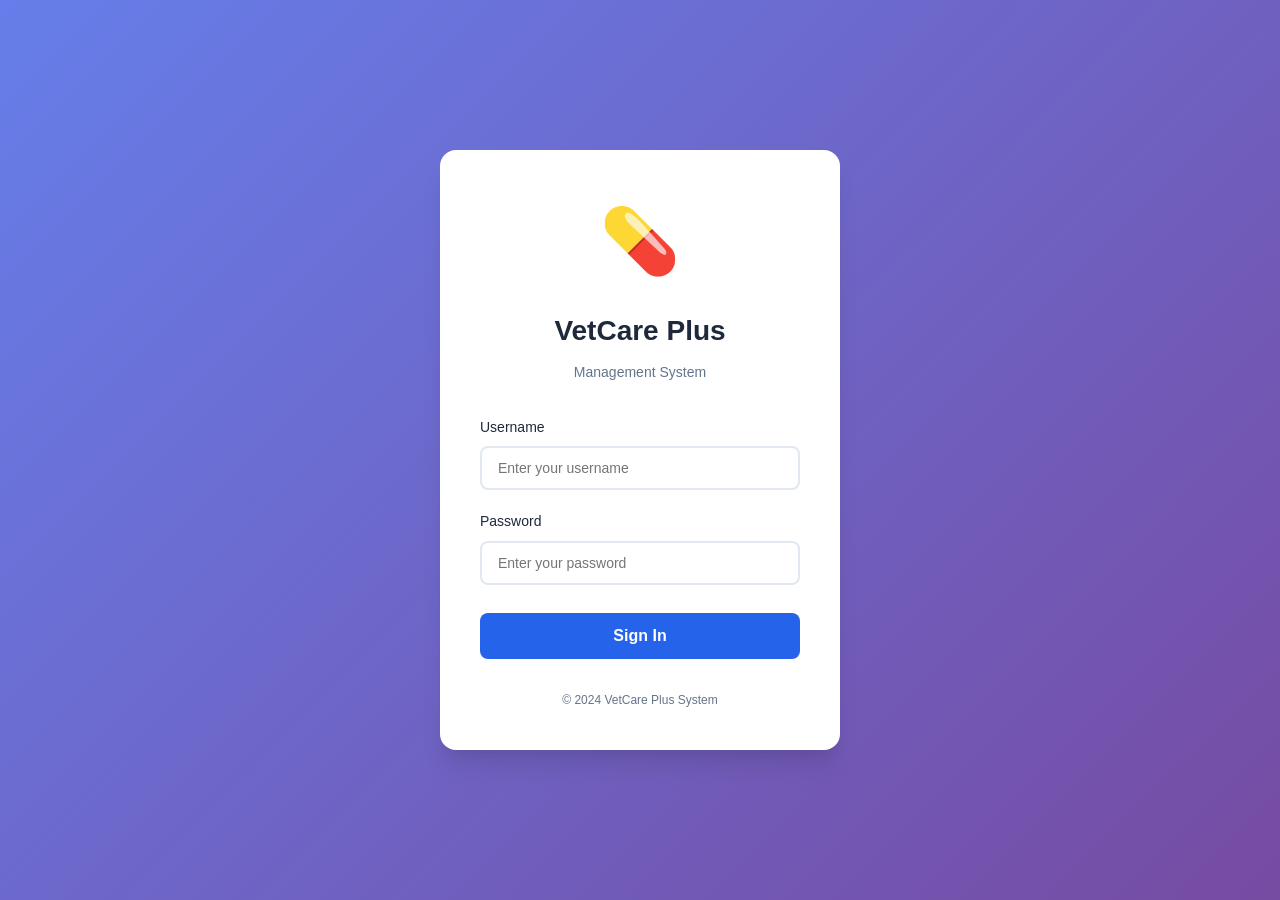
<file: html/Dashboard.html>
<!DOCTYPE html>
<html lang="en">
<head>
    <meta charset="UTF-8">
    <meta name="viewport" content="width=device-width, initial-scale=1.0">
    <title>Dashboard - VetCare Plus</title>
    
    <!-- Common CSS -->
    <link rel="stylesheet" href="common.css">
    
    <style>
        /* Dashboard-specific styles */
        .welcome-text {
            color: var(--text-secondary);
            font-size: 1rem;
        }

        .stats-grid {
            display: grid;
            grid-template-columns: repeat(auto-fit, minmax(200px, 1fr));
            gap: 1rem;
            margin-bottom: 1.5rem;
        }

        .stat-card {
            background: white;
            padding: 1rem 1.25rem;
            border-radius: 0.5rem;
            box-shadow: 0 2px 8px var(--shadow);
            border: 1px solid var(--border-color);
            display: flex;
            align-items: center;
            gap: 1rem;
            transition: all 0.3s ease;
        }

        .stat-card:hover {
            transform: translateY(-2px);
            box-shadow: 0 4px 16px var(--shadow-lg);
        }

        .stat-card.success .stat-value {
            color: var(--success-color);
        }

        .stat-card.warning .stat-value {
            color: var(--warning-color);
        }

        .stat-card.danger .stat-value {
            color: var(--danger-color);
        }

        .stat-icon {
            font-size: 2rem;
        }

        .stat-content {
            flex: 1;
        }

        .stat-value {
            font-size: 1.5rem;
            font-weight: 700;
            color: var(--text-primary);
            line-height: 1.2;
        }

        .stat-label {
            color: var(--text-secondary);
            font-size: 0.8rem;
            margin-top: 0.25rem;
        }

        .action-card {
            background: white;
            padding: 1.5rem;
            border-radius: 0.5rem;
            box-shadow: 0 2px 8px var(--shadow);
            border: 1px solid var(--border-color);
            text-decoration: none;
            display: flex;
            flex-direction: column;
            align-items: center;
            text-align: center;
            transition: all 0.3s ease;
            cursor: pointer;
        }

        .action-card:hover {
            transform: translateY(-4px);
            box-shadow: 0 8px 20px var(--shadow-lg);
        }

        .action-icon {
            font-size: 3rem;
            margin-bottom: 0.5rem;
        }

        .action-title {
            font-size: 1.125rem;
            font-weight: 600;
            color: var(--text-primary);
            margin-bottom: 0.25rem;
        }

        .action-description {
            font-size: 0.875rem;
            color: var(--text-secondary);
        }
    </style>
</head>
<body>
    <!-- Navigation Bar -->
    <nav class="navbar">
        <div class="container">
            <div class="navbar-brand">
                <a onclick="navigateTo('Dashboard.html')" class="brand-link">
                    <span class="brand-icon">💊</span>
                    <span class="brand-text">VetCare Plus</span>
                </a>
            </div>
            <button class="navbar-toggle" onclick="toggleMobileMenu()" aria-label="Toggle navigation">
                <div class="hamburger">
                    <span></span>
                    <span></span>
                    <span></span>
                </div>
            </button>
            <div class="navbar-menu">
                <a onclick="navigateTo('Dashboard.html')" class="nav-link active">Dashboard</a>
                <a onclick="navigateTo('Medicines.html')" class="nav-link">Medicines</a>
                <a onclick="navigateTo('Sales.html')" class="nav-link">Sales</a>
                <a onclick="navigateTo('Vaccinations.html')" class="nav-link">Vaccinations</a>
                <button onclick="handleLogout()" class="nav-link">Logout</button>
            </div>
        </div>
    </nav>

    <!-- Main Content -->
    <main class="main-content">
        <div class="container">
            <!-- Page Header -->
            <div class="page-header">
                <h1>Dashboard</h1>
                <div class="header-actions">
                    <span class="welcome-text">Welcome back! 👋</span>
                </div>
            </div>

            <!-- Statistics Cards -->
            <div class="stats-grid">
                <div class="stat-card">
                    <div class="stat-icon">📦</div>
                    <div class="stat-content">
                        <div class="stat-value" id="totalMedicines">0</div>
                        <div class="stat-label">Total Medicines</div>
                    </div>
                </div>
                
                <div class="stat-card warning">
                    <div class="stat-icon">⚠️</div>
                    <div class="stat-content">
                        <div class="stat-value" id="lowStockCount">0</div>
                        <div class="stat-label">Low Stock</div>
                    </div>
                </div>
                
                <div class="stat-card danger">
                    <div class="stat-icon">⏰</div>
                    <div class="stat-content">
                        <div class="stat-value" id="expiredCount">0</div>
                        <div class="stat-label">Expired</div>
                    </div>
                </div>
                
                <div class="stat-card warning">
                    <div class="stat-icon">📅</div>
                    <div class="stat-content">
                        <div class="stat-value" id="expiringSoonCount">0</div>
                        <div class="stat-label">Expiring Soon</div>
                    </div>
                </div>
            </div>

            <!-- Sales & Vaccinations Stats -->
            <div class="stats-grid" style="margin-top: 1.5rem;">
                <div class="stat-card success">
                    <div class="stat-icon">💰</div>
                    <div class="stat-content">
                        <div class="stat-value" id="totalRevenue">₹0.00</div>
                        <div class="stat-label">Total Revenue</div>
                    </div>
                </div>
                
                <div class="stat-card">
                    <div class="stat-icon">🧾</div>
                    <div class="stat-content">
                        <div class="stat-value" id="totalSales">0</div>
                        <div class="stat-label">Total Sales</div>
                    </div>
                </div>
                
                <div class="stat-card">
                    <div class="stat-icon">💉</div>
                    <div class="stat-content">
                        <div class="stat-value" id="totalVaccinations">0</div>
                        <div class="stat-label">Vaccinations</div>
                    </div>
                </div>
            </div>

            <!-- Quick Actions -->
            <div class="quick-actions" style="margin-top: 2rem;">
                <h2 style="margin-bottom: 1rem; color: var(--text-primary);">Quick Actions</h2>
                <div class="stats-grid">
                    <div onclick="navigateTo('Medicines.html')" class="action-card">
                        <div class="action-icon">📋</div>
                        <div class="action-title">View Medicines</div>
                        <div class="action-description">Manage inventory</div>
                    </div>
                    
                    <div onclick="navigateTo('Sales.html')" class="action-card">
                        <div class="action-icon">🛒</div>
                        <div class="action-title">Create Sale</div>
                        <div class="action-description">New billing</div>
                    </div>
                    
                    <div onclick="navigateTo('Vaccinations.html')" class="action-card">
                        <div class="action-icon">💉</div>
                        <div class="action-title">Vaccinations</div>
                        <div class="action-description">Track pet vaccines</div>
                    </div>
                </div>
            </div>
        </div>
    </main>

    <!-- Footer -->
    <footer class="footer">
        <div class="container">
            <p>&copy; 2024 VetCare Plus System. All rights reserved.</p>
        </div>
    </footer>

    <!-- Common Scripts -->
    <script src="config.js"></script>
    <script src="common.js"></script>
    
    <script>
        // Check authentication
        checkAuthentication();

        // Load dashboard data on page load
        async function loadDashboardData() {
            try {
                const response = await callAPI('getDashboardData');
                
                if (response.success) {
                    const data = response.data;
                    document.getElementById('totalMedicines').textContent = data.totalMedicines;
                    document.getElementById('lowStockCount').textContent = data.lowStockCount;
                    document.getElementById('expiredCount').textContent = data.expiredCount;
                    document.getElementById('expiringSoonCount').textContent = data.expiringSoonCount;
                    document.getElementById('totalRevenue').textContent = formatCurrency(data.totalRevenue);
                    document.getElementById('totalSales').textContent = data.totalSales;
                    document.getElementById('totalVaccinations').textContent = data.totalVaccinations;
                } else {
                    console.error('Error loading dashboard data:', response.message);
                }
            } catch (error) {
                console.error('Error loading dashboard data:', error);
            }
        }

        // Load data when page loads
        window.addEventListener('DOMContentLoaded', loadDashboardData);
    </script>
</body>
</html>
</file>
<file: html/common.css>
/* VetCare Plus - Common Styles */

* {
    margin: 0;
    padding: 0;
    box-sizing: border-box;
}

:root {
    --primary-color: #2563eb;
    --primary-hover: #1d4ed8;
    --secondary-color: #64748b;
    --success-color: #10b981;
    --warning-color: #f59e0b;
    --danger-color: #ef4444;
    --light-bg: #f8fafc;
    --border-color: #e2e8f0;
    --text-primary: #1e293b;
    --text-secondary: #64748b;
    --shadow: 0 1px 3px 0 rgba(0, 0, 0, 0.1);
    --shadow-lg: 0 10px 15px -3px rgba(0, 0, 0, 0.1);
}

body {
    font-family: -apple-system, BlinkMacSystemFont, 'Segoe UI', Roboto, 'Helvetica Neue', Arial, sans-serif;
    line-height: 1.6;
    color: var(--text-primary);
    background-color: var(--light-bg);
    min-height: 100vh;
    display: flex;
    flex-direction: column;
}

.container {
    max-width: 1200px;
    margin: 0 auto;
    padding: 0 1rem;
    width: 100%;
}

/* Navbar */
.navbar {
    background: white;
    box-shadow: 0 2px 8px var(--shadow);
    position: sticky;
    top: 0;
    z-index: 100;
}

.navbar .container {
    display: flex;
    justify-content: space-between;
    align-items: center;
    padding: 1rem;
}

.navbar-brand .brand-link {
    display: flex;
    align-items: center;
    gap: 0.5rem;
    text-decoration: none;
    color: var(--text-primary);
    font-size: 1.25rem;
    font-weight: 600;
    cursor: pointer;
}

.brand-icon {
    font-size: 1.5rem;
}

/* Hamburger Menu Button */
.navbar-toggle {
    display: none;
    background: none;
    border: none;
    cursor: pointer;
    padding: 0.5rem;
    z-index: 101;
}

.hamburger {
    display: flex;
    flex-direction: column;
    gap: 4px;
    width: 24px;
}

.hamburger span {
    display: block;
    height: 3px;
    background-color: var(--text-primary);
    border-radius: 2px;
    transition: all 0.3s ease;
}

/* Hamburger animation when active */
.navbar-toggle.active .hamburger span:nth-child(1) {
    transform: rotate(45deg) translate(6px, 6px);
}

.navbar-toggle.active .hamburger span:nth-child(2) {
    opacity: 0;
}

.navbar-toggle.active .hamburger span:nth-child(3) {
    transform: rotate(-45deg) translate(6px, -6px);
}

.navbar-menu {
    display: flex;
    gap: 1rem;
    align-items: center;
}

.nav-link {
    text-decoration: none;
    color: var(--text-secondary);
    padding: 0.5rem 1rem;
    border-radius: 0.375rem;
    transition: all 0.2s;
    font-size: 1rem;
    background: transparent;
    border: none;
    cursor: pointer;
    font-family: inherit;
}

.nav-link:hover {
    background-color: rgba(37, 99, 235, 0.1);
}

.nav-link.active {
    background-color: var(--primary-color);
    color: white;
    font-weight: 600;
}

/* Main Content */
.main-content {
    flex: 1;
    padding: 1.5rem 0;
}

.page-header {
    display: flex;
    justify-content: space-between;
    align-items: center;
    margin-bottom: 1.5rem;
}

.page-header h1 {
    font-size: 1.75rem;
    font-weight: 700;
    color: var(--text-primary);
}

/* Alerts */
.alert {
    padding: 0.875rem;
    border-radius: 0.5rem;
    margin-bottom: 1rem;
    font-size: 0.875rem;
}

.alert-success {
    background-color: #d1fae5;
    color: #065f46;
    border: 1px solid #10b981;
}

.alert-error {
    background-color: #fee2e2;
    color: #991b1b;
    border: 1px solid #ef4444;
}

/* Buttons */
.btn {
    padding: 0.625rem 1.25rem;
    border-radius: 0.375rem;
    font-size: 0.875rem;
    font-weight: 500;
    cursor: pointer;
    transition: all 0.2s;
    border: none;
    font-family: inherit;
}

.btn-primary {
    background-color: var(--primary-color);
    color: white;
}

.btn-primary:hover {
    background-color: var(--primary-hover);
}

.btn-secondary {
    background-color: var(--secondary-color);
    color: white;
}

.btn-outline {
    background-color: transparent;
    border: 1px solid var(--border-color);
    color: var(--text-primary);
}

.btn-icon {
    background: none;
    border: none;
    font-size: 1.25rem;
    cursor: pointer;
    padding: 0.25rem;
    transition: transform 0.2s;
}

.btn-icon:hover {
    transform: scale(1.2);
}

/* Tables */
.table-container {
    background: white;
    border-radius: 0.5rem;
    box-shadow: 0 2px 8px var(--shadow);
    overflow-x: auto;
}

.medicine-table {
    width: 100%;
    border-collapse: collapse;
}

.medicine-table th,
.medicine-table td {
    padding: 0.875rem;
    text-align: left;
    border-bottom: 1px solid var(--border-color);
}

.medicine-table th {
    background-color: var(--light-bg);
    font-weight: 600;
    color: var(--text-primary);
    font-size: 0.875rem;
}

.medicine-table td {
    font-size: 0.875rem;
}

.medicine-table tbody tr:hover {
    background-color: var(--light-bg);
}

.no-data {
    text-align: center;
    color: var(--text-secondary);
    padding: 2rem !important;
}

.action-buttons {
    display: flex;
    gap: 0.5rem;
}

/* Badges */
.quantity-badge {
    padding: 0.25rem 0.625rem;
    border-radius: 0.25rem;
    font-size: 0.75rem;
    font-weight: 600;
}

.badge-success {
    background-color: #d1fae5;
    color: #065f46;
}

.badge-danger {
    background-color: #fee2e2;
    color: #991b1b;
}

.badge-secondary {
    padding: 0.25rem 0.625rem;
    border-radius: 0.25rem;
    font-size: 0.75rem;
    font-weight: 600;
    background-color: #e2e8f0;
    color: #475569;
}

/* Modal */
.modal {
    display: none;
    position: fixed;
    top: 0;
    left: 0;
    width: 100%;
    height: 100%;
    background-color: rgba(0, 0, 0, 0.5);
    z-index: 1000;
    align-items: center;
    justify-content: center;
}

.modal-content {
    background: white;
    border-radius: 0.5rem;
    width: 90%;
    max-width: 600px;
    max-height: 90vh;
    overflow-y: auto;
}

.modal-header {
    display: flex;
    justify-content: space-between;
    align-items: center;
    padding: 1.5rem;
    border-bottom: 1px solid var(--border-color);
}

.modal-header h2 {
    font-size: 1.25rem;
    font-weight: 600;
}

.modal-close {
    background: none;
    border: none;
    font-size: 1.5rem;
    cursor: pointer;
    color: var(--text-secondary);
}

.modal-body {
    padding: 1.5rem;
}

.modal-footer {
    display: flex;
    justify-content: flex-end;
    gap: 0.5rem;
    padding-top: 1rem;
}

/* Forms */
.form-grid {
    display: grid;
    grid-template-columns: repeat(2, 1fr);
    gap: 1rem;
    margin-bottom: 1rem;
}

.form-group {
    display: flex;
    flex-direction: column;
}

.form-group label {
    font-weight: 500;
    margin-bottom: 0.5rem;
    color: var(--text-primary);
    font-size: 0.875rem;
}

.form-control {
    padding: 0.625rem;
    border: 1px solid var(--border-color);
    border-radius: 0.375rem;
    font-size: 0.875rem;
}

.required {
    color: var(--danger-color);
}

.form-section {
    margin-bottom: 1.5rem;
}

.section-title {
    font-size: 1rem;
    font-weight: 600;
    margin-bottom: 1rem;
    color: var(--text-primary);
    border-bottom: 2px solid var(--border-color);
    padding-bottom: 0.5rem;
}

/* Search Section */
.search-section {
    margin-bottom: 1.5rem;
}

.search-form {
    display: flex;
    gap: 0.5rem;
}

.search-input {
    flex: 1;
    padding: 0.625rem 1rem;
    border: 1px solid var(--border-color);
    border-radius: 0.375rem;
    font-size: 0.875rem;
}

/* Footer */
.footer {
    background: white;
    border-top: 1px solid var(--border-color);
    padding: 1.5rem 0;
    margin-top: auto;
}

.footer p {
    text-align: center;
    color: var(--text-secondary);
    font-size: 0.875rem;
}

/* Custom Alert Modal */
.alert-modal {
    display: none;
    position: fixed;
    top: 0;
    left: 0;
    width: 100%;
    height: 100%;
    background-color: rgba(0, 0, 0, 0.5);
    z-index: 2000;
    align-items: center;
    justify-content: center;
}

.alert-modal-content {
    background: white;
    border-radius: 0.75rem;
    width: 90%;
    max-width: 400px;
    box-shadow: 0 20px 25px -5px rgba(0, 0, 0, 0.2);
    animation: slideIn 0.3s ease-out;
}

@keyframes slideIn {
    from {
        transform: translateY(-50px);
        opacity: 0;
    }
    to {
        transform: translateY(0);
        opacity: 1;
    }
}

.alert-modal-header {
    padding: 1.5rem;
    border-bottom: 1px solid var(--border-color);
    display: flex;
    align-items: center;
    gap: 1rem;
}

.alert-modal-icon {
    font-size: 2rem;
    flex-shrink: 0;
}

.alert-modal-title {
    font-size: 1.125rem;
    font-weight: 600;
    color: var(--text-primary);
}

.alert-modal-body {
    padding: 1.5rem;
    color: var(--text-secondary);
    line-height: 1.6;
}

.alert-modal-footer {
    padding: 1rem 1.5rem;
    border-top: 1px solid var(--border-color);
    display: flex;
    justify-content: flex-end;
    gap: 0.5rem;
}

/* Confirm Modal */
.confirm-modal {
    display: none;
    position: fixed;
    top: 0;
    left: 0;
    width: 100%;
    height: 100%;
    background-color: rgba(0, 0, 0, 0.5);
    z-index: 2000;
    align-items: center;
    justify-content: center;
}

.confirm-modal-content {
    background: white;
    border-radius: 0.75rem;
    width: 90%;
    max-width: 400px;
    box-shadow: 0 20px 25px -5px rgba(0, 0, 0, 0.2);
    animation: slideIn 0.3s ease-out;
}

/* Floating Action Button (FAB) */
.fab {
    position: fixed;
    bottom: 2rem;
    right: 2rem;
    width: 56px;
    height: 56px;
    border-radius: 50%;
    background-color: var(--primary-color);
    color: white;
    border: none;
    box-shadow: 0 4px 12px rgba(37, 99, 235, 0.4);
    cursor: pointer;
    display: flex;
    align-items: center;
    justify-content: center;
    transition: all 0.3s ease;
    z-index: 999;
}

.fab:hover {
    background-color: var(--primary-hover);
    transform: scale(1.1);
    box-shadow: 0 6px 16px rgba(37, 99, 235, 0.5);
}

.fab:active {
    transform: scale(0.95);
}

/* Filter Buttons */
.filter-buttons {
    display: flex;
    gap: 0.5rem;
    flex-wrap: wrap;
    margin-bottom: 1rem;
}

.filter-btn {
    padding: 0.5rem 1rem;
    border: 1px solid var(--border-color);
    background: white;
    border-radius: 0.375rem;
    cursor: pointer;
    transition: all 0.2s;
    font-size: 0.875rem;
    min-height: 44px;
}

.filter-btn:hover {
    background-color: var(--light-bg);
    border-color: var(--primary-color);
}

.filter-btn.active {
    background-color: var(--primary-color);
    color: white;
    border-color: var(--primary-color);
    font-weight: 600;
}

/* Mobile Responsive Styles */
@media (max-width: 768px) {
    .container {
        padding: 0 0.75rem;
    }
    
    .navbar .container {
        flex-direction: row;
        padding: 0.75rem;
    }
    
    /* Show hamburger menu on mobile */
    .navbar-toggle {
        display: block;
    }
    
    /* Hide menu by default on mobile */
    .navbar-menu {
        position: fixed;
        top: 60px;
        left: 0;
        right: 0;
        background: white;
        flex-direction: column;
        width: 100%;
        max-height: 0;
        overflow: hidden;
        transition: max-height 0.3s ease, box-shadow 0.3s ease;
        box-shadow: none;
        gap: 0;
    }
    
    /* Show menu when active */
    .navbar-menu.active {
        max-height: 500px;
        box-shadow: 0 4px 6px rgba(0, 0, 0, 0.1);
        border-top: 1px solid var(--border-color);
    }
    
    .nav-link {
        padding: 1rem 1.5rem;
        font-size: 0.875rem;
        min-height: 44px;
        display: flex;
        align-items: center;
        width: 100%;
        border-radius: 0;
        border-bottom: 1px solid var(--border-color);
    }
    
    .nav-link:last-child {
        border-bottom: none;
    }
    
    .page-header {
        flex-direction: column;
        align-items: flex-start;
        gap: 1rem;
    }
    
    .page-header h1 {
        font-size: 1.5rem;
    }
    
    .table-container {
        overflow-x: auto;
        -webkit-overflow-scrolling: touch;
    }
    
    .medicine-table {
        min-width: 600px;
    }
    
    .medicine-table th,
    .medicine-table td {
        padding: 0.625rem 0.5rem;
        font-size: 0.8125rem;
    }
    
    .form-grid {
        grid-template-columns: 1fr;
    }
    
    .form-control {
        font-size: 16px; /* Prevents iOS zoom */
    }
    
    .modal-content {
        width: 95%;
        max-width: none;
        margin: 1rem;
    }
    
    .modal-header,
    .modal-body {
        padding: 1rem;
    }
    
    .btn {
        min-height: 44px;
        padding: 0.75rem 1.25rem;
    }
    
    .btn-icon {
        font-size: 1.5rem;
        padding: 0.5rem;
        min-width: 44px;
        min-height: 44px;
    }
    
    .action-buttons {
        gap: 0.75rem;
    }
    
    .search-form {
        flex-direction: column;
    }
    
    .search-input {
        width: 100%;
    }
    
    .header-actions {
        width: 100%;
    }
    
    .header-actions .btn {
        width: 100%;
    }
}

/* Extra small devices - Horizontal Scrolling Table */
@media (max-width: 480px) {
    body {
        font-size: 14px;
    }
    
    .page-header h1 {
        font-size: 1.25rem;
    }
    
    .navbar-brand .brand-link {
        font-size: 1.125rem;
    }
    
    .brand-icon {
        font-size: 1.25rem;
    }
    
    /* Keep table layout but make it scrollable horizontally */
    .table-container {
        overflow-x: auto;
        -webkit-overflow-scrolling: touch;
        border-radius: 0.5rem;
    }
    
    .medicine-table {
        min-width: 100%;
        font-size: 0.75rem;
    }
    
    .medicine-table th,
    .medicine-table td {
        padding: 0.5rem 0.375rem;
        font-size: 0.75rem;
        white-space: nowrap;
    }
    
    .medicine-table th {
        font-size: 0.7rem;
        position: sticky;
        top: 0;
        background-color: var(--light-bg);
        z-index: 10;
    }
    
    /* Compact action buttons */
    .action-buttons {
        gap: 0.25rem;
        flex-wrap: nowrap;
    }
    
    .btn-icon {
        font-size: 1rem;
        padding: 0.25rem;
        min-width: 32px;
        min-height: 32px;
    }
    
    /* Make badges more compact */
    .quantity-badge,
    .badge-secondary {
        padding: 0.125rem 0.375rem;
        font-size: 0.65rem;
    }
    
    .modal-content,
    .alert-modal-content,
    .confirm-modal-content {
        width: 100%;
        height: 100%;
        max-height: 100vh;
        border-radius: 0;
        margin: 0;
    }
}

/* Pagination Styles */
.pagination {
    display: flex;
    justify-content: center;
    align-items: center;
    gap: 0.5rem;
    margin-top: 1.5rem;
    flex-wrap: wrap;
}

.pagination-info {
    color: var(--text-secondary);
    font-size: 0.875rem;
    margin-right: 1rem;
}

.pagination-btn {
    padding: 0.5rem 0.875rem;
    border: 1px solid var(--border-color);
    background: white;
    border-radius: 0.375rem;
    cursor: pointer;
    transition: all 0.2s;
    font-size: 0.875rem;
    min-height: 44px;
}

.pagination-btn:hover:not(:disabled) {
    background-color: var(--light-bg);
    border-color: var(--primary-color);
}

.pagination-btn:disabled {
    opacity: 0.5;
    cursor: not-allowed;
}

.pagination-btn.active {
    background-color: var(--primary-color);
    color: white;
    border-color: var(--primary-color);
}

.page-size-selector {
    display: flex;
    align-items: center;
    gap: 0.5rem;
    font-size: 0.875rem;
}

.page-size-selector select {
    padding: 0.5rem;
    border: 1px solid var(--border-color);
    border-radius: 0.375rem;
    font-size: 0.875rem;
    min-height: 44px;
}

@media (max-width: 768px) {
    .pagination {
        gap: 0.25rem;
    }
    
    .pagination-info {
        width: 100%;
        text-align: center;
        margin-bottom: 0.5rem;
        margin-right: 0;
    }
    
    .page-size-selector {
        width: 100%;
        justify-content: center;
        margin-top: 0.5rem;
    }
    
    /* FAB on mobile */
    .fab {
        bottom: 1.5rem;
        right: 1.5rem;
        width: 56px;
        height: 56px;
    }
    
    /* Filter buttons on mobile */
    .filter-buttons {
        gap: 0.375rem;
    }
    
    .filter-btn {
        flex: 1;
        min-width: 100px;
        font-size: 0.8125rem;
        padding: 0.625rem 0.75rem;
    }
}

/* Landscape mobile */
@media (max-width: 768px) and (orientation: landscape) {
    .navbar .container {
        flex-direction: row;
    }
    
    .navbar-menu {
        flex-direction: row;
        flex-wrap: wrap;
    }
}
</file>
